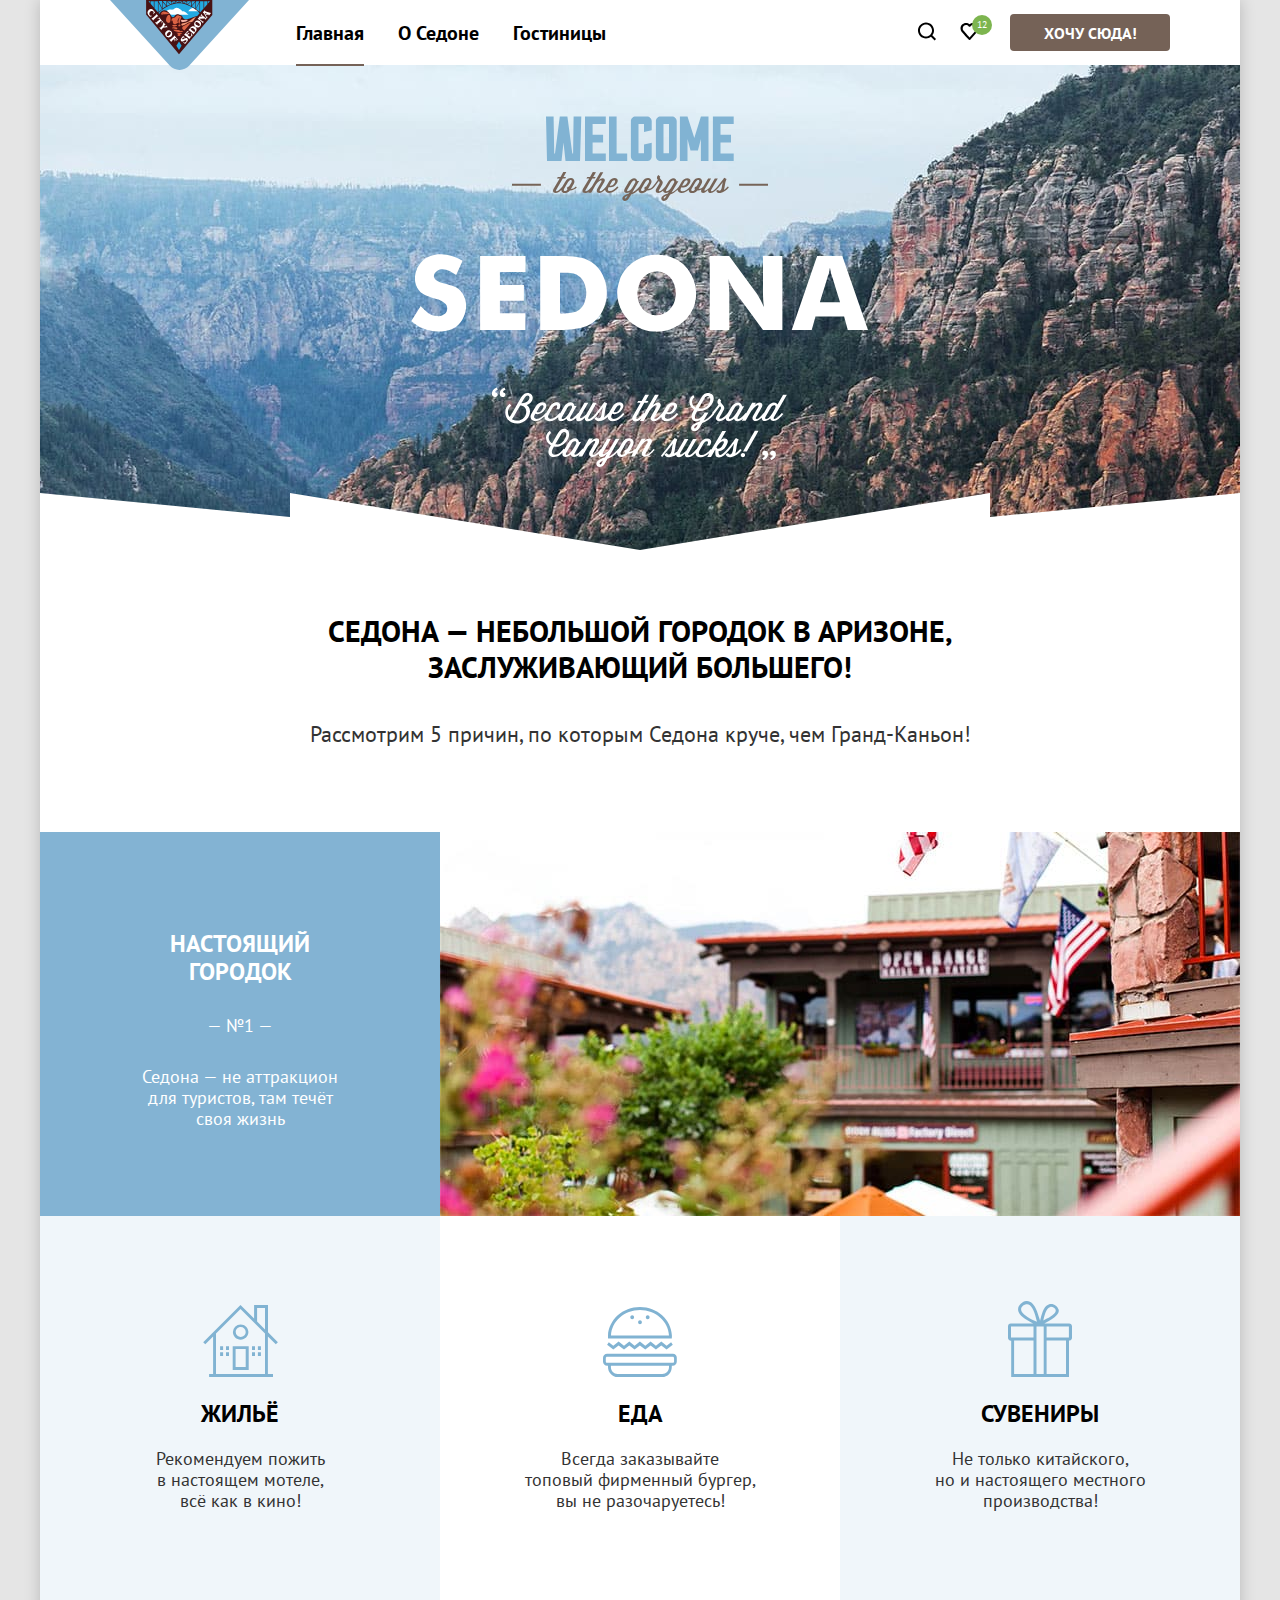
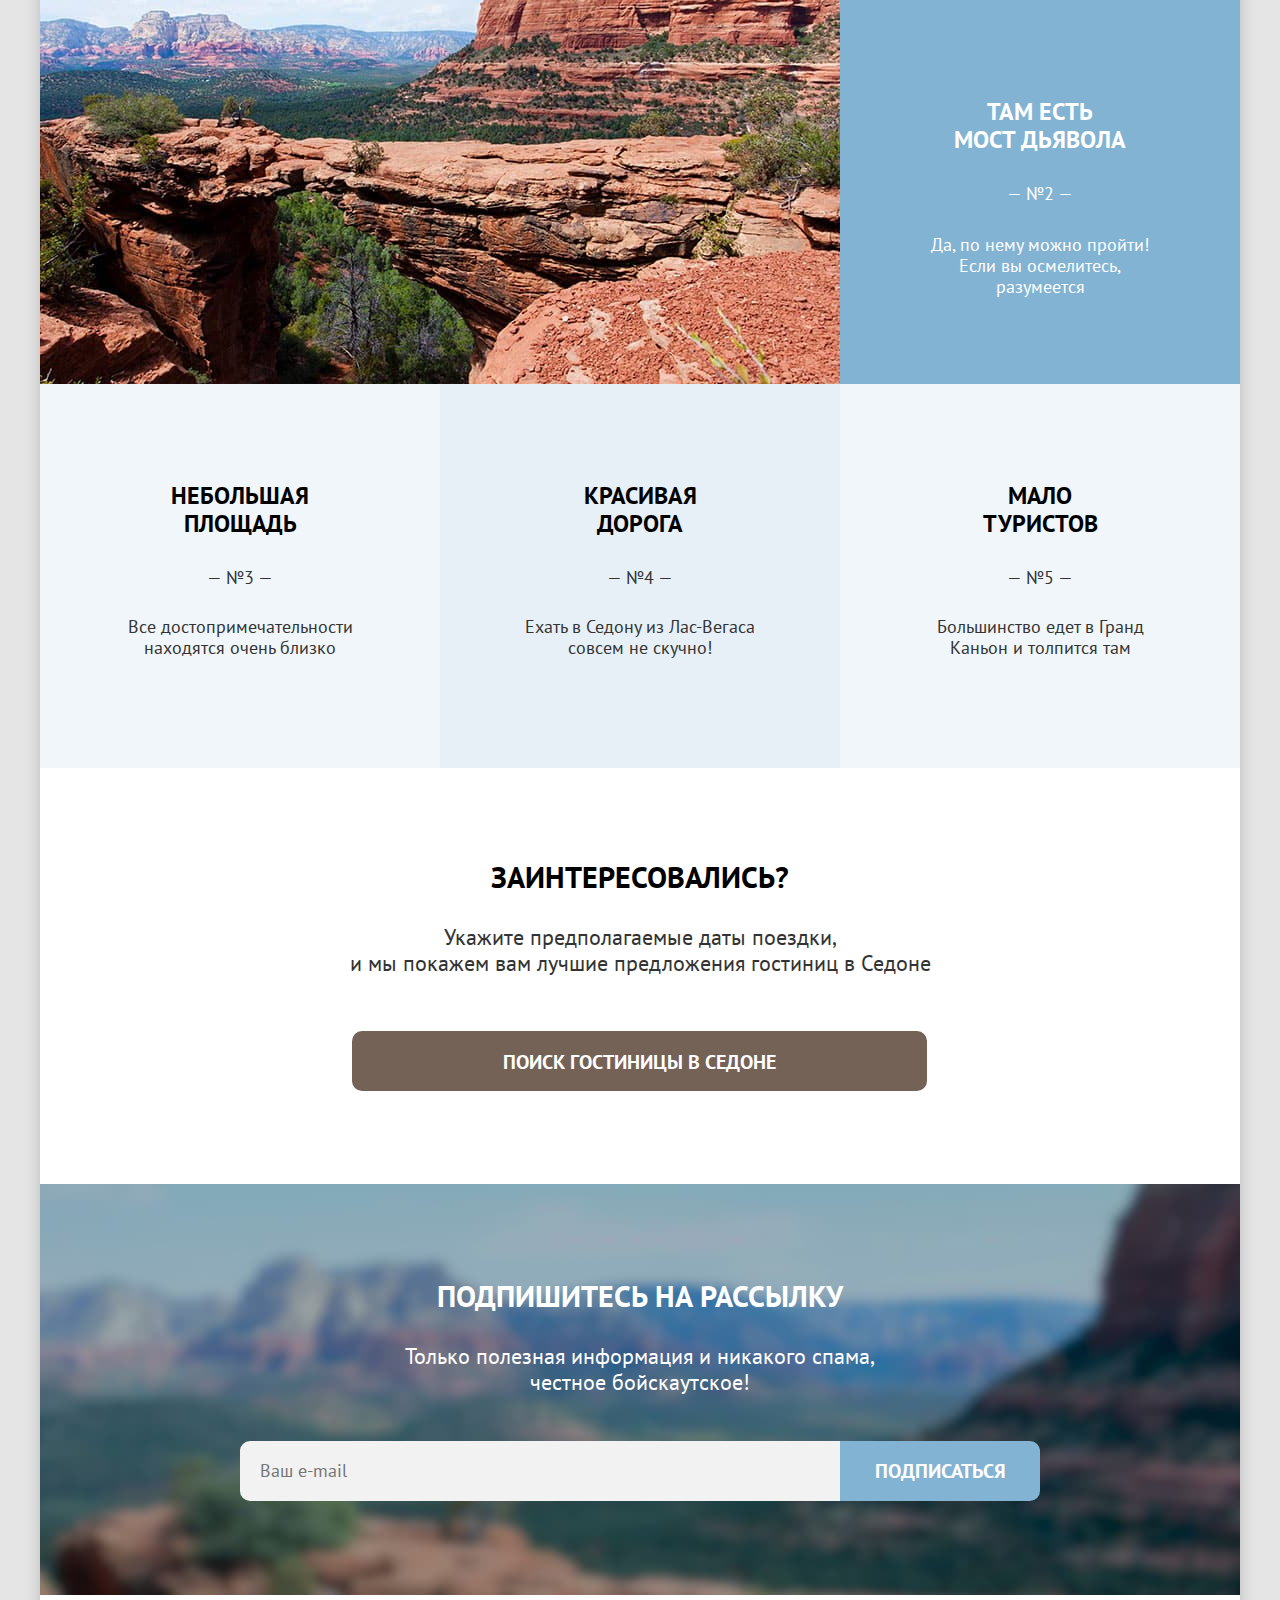
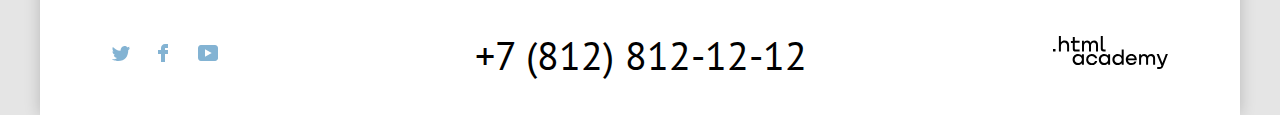
<file: index.html>
<!DOCTYPE html>
<html lang="ru">
  <head>
    <meta charset="utf-8">
    <link rel="icon" type="image/png" sizes="32x32" href="images/favicon-32x32.png">
    <link rel="stylesheet" href="styles/styles.css">
    <title>HTML Academy: Седона</title>
  </head>
  <body>
    <div class="page-container">
      <!--Шапка сайта-->
      <header class="header">
        <!--Навигация сайта-->
        <nav class="nav">
          <!--Логотип сайта-->
          <a class="navigation-logo" href="#">
            <img class="logo-image" src="images/logo-sedona.svg" width="139" height="70" alt="Логотип города «Седона»">
          </a>
          <!--Основная навигация-->
          <ul class="nav-list">
            <li class="nav-item">
              <a class="nav-link nav-link-current" href="#">Главная</a>
            </li>
            <li class="nav-item">
              <a class="nav-link" href="about.html">О Седоне</a>
            </li>
            <li class="nav-item">
              <a class="nav-link" href="catalog.html">Гостиницы</a>
            </li>
          </ul>
          <!--Навигация пользователя-->
          <ul class="nav-list nav-user">
            <li class="nav-item-user">
              <a class="nav-link nav-user-link" href="#" aria-label="Поиск">
                <svg class="nav-icon" width="20" height="19" fill="#000" xmlns="http://www.w3.org/2000/svg">
                  <path d="m19.026 17.05-3.71-3.7c1.002-1.3 1.704-3 1.704-4.9 0-4.4-3.61-8-8.023-8C4.585.45.975 4.15.975 8.55c0 4.4 3.61 8 8.022 8 1.805 0 3.51-.6 4.914-1.7l3.71 3.7 1.405-1.5Zm-10.029-2.5c-3.309 0-6.017-2.7-6.017-6s2.708-6 6.017-6c3.31 0 6.017 2.7 6.017 6s-2.707 6-6.017 6Z"/>
                </svg>
              </a>
            </li>
            <li class="nav-item-user">
              <a class="nav-link nav-user-link" href="#" aria-label="Избранное">
                <svg class="nav-icon" width="19" height="17" fill="#000" xmlns="http://www.w3.org/2000/svg">
                  <path d="M9.444 17c-.301 0-.602-.1-.802-.4-5.416-6.1-6.72-7.5-7.02-7.9C.92 7.8.519 6.6.519 5.4c0-3 2.406-5.4 5.515-5.4 1.304 0 2.507.5 3.51 1.3C10.547.5 11.851 0 13.054 0c3.008 0 5.516 2.4 5.516 5.4 0 1.3-.502 2.5-1.304 3.4l-7.02 7.9c-.2.2-.401.3-.802.3ZM3.427 7.5c.3.4 3.51 4 6.117 6.9l6.218-7c.501-.5.702-1.2.702-2 0-1.8-1.505-3.3-3.31-3.3-1.002 0-2.005.5-2.707 1.3-.301.3-.602.4-.903.4-.3 0-.602-.2-.802-.4-.702-.8-1.705-1.3-2.708-1.3-1.805 0-3.31 1.5-3.31 3.3-.1.9.302 1.6.703 2.1-.1 0-.1 0 0 0Z"/>
                </svg>
                <span class="favorite-counter">12</span>
              </a>
            </li>
            <li class="nav-item-user">
              <a class="button header-button" href="#">Хочу сюда!</a>
            </li>
          </ul>
        </nav>
      </header>
      <!-- Основное содержимое страницы -->
      <main class="main-container main">
        <section class="intro">
          <h1 class="visually-hidden">Городок «Седона»</h1>
          <div class="welcome-container">
          <img class="welcome-image" src="images/welcome-sedona.svg" width="458" height="352" alt="Приветствие города Седона">
          </div>
          <div class="welcome-text">
            <b class="welcome-title">Седона&nbsp;&mdash; небольшой городок в&nbsp;Аризоне,<br>заслуживающий большего!</b>
            <p class="sedona-text">Рассмотрим 5 причин, по которым Седона круче, чем Гранд-Каньон!</p>
          </div>
        </section>
        <!--Секция преимущества-->
        <section class="advantages">
          <h2 class="visually-hidden">Преимущества</h2>
          <ul class="advantages-list">
            <li class="advantages-item advantages-item-white">
              <h3 class="advantages-title text-white">Настоящий<br> городок</h3>
              <span class="advantages-number">— №1 —</span>
              <p class="advantages-description">Седона — не аттракцион для туристов, там течёт своя жизнь</p>
            </li>
            <li class="advantages-item photo-container">
              <img class="advantages-image" src="images/photo-1.jpg" width="800" height="384" alt="Одна из гостиниц Седоны с видом на горы">
            </li>
            <li class="advantages-item advantages-item-light">
              <h3 class="advantages-title advantages-title-icon">Жильё</h3>
              <p class="advantages-description">Рекомендуем пожить<br> в настоящем мотеле,<br> всё как в кино!</p>
            </li>
            <li class="advantages-item">
              <h3 class="advantages-title  advantages-title-icon">Еда</h3>
              <p class="advantages-description">Всегда заказывайте<br> топовый фирменный бургер,<br> вы не разочаруетесь!</p>
            </li>
            <li class="advantages-item advantages-item-light">
              <h3 class="advantages-title  advantages-title-icon">Сувениры</h3>
              <p class="advantages-description">Не только китайского,<br> но и настоящего местного<br> производства!</p>
            </li>
            <li class="advantages-item  photo-container">
              <img class="advantages-image" src="images/photo-2.jpg" width="800" height="384" alt="Впечатляющий вид на Гранд-Каньон">
            </li>
            <li class="advantages-item advantages-item-white">
              <h3 class="advantages-title text-white">Там есть<br> мост дьявола</h3>
              <span class="advantages-number">— №2 —</span>
              <p class="advantages-description">Да, по нему можно пройти! Если вы осмелитесь, разумеется</p>
            </li>
            <li class="advantages-item advantages-item-light">
              <h3 class="advantages-title">Небольшая<br> площадь</h3>
              <span class="advantages-number">— №3 —</span>
              <p class="advantages-description-number">Все достопримечательности<br> находятся очень близко</p>
            </li>
            <li class="advantages-item advantages-item-dark">
              <h3 class="advantages-title">Красивая<br> дорога</h3>
              <span class="advantages-number">— №4 —</span>
              <p class="advantages-description-number">Ехать в Седону из Лас-Вегаса<br> совсем не скучно!</p>
            </li>
            <li class="advantages-item advantages-item-light">
              <h3 class="advantages-title">Мало<br> туристов</h3>
              <span class="advantages-number">— №5 —</span>
              <p class="advantages-description-number">Большинство едет в Гранд<br> Каньон и толпится там</p>
            </li>
          </ul>
        </section>
        <!--Поиск гостиницы-->
        <section class="hotels-search">
          <div class="hotels-search-container">
            <h2 class="visually-hidden">Поиск гостиницы</h2>
            <b class="hotels-search-title">Заинтересовались?</b>
            <p class="hotels-description">Укажите предполагаемые даты поездки, <br>и мы покажем вам лучшие предложения гостиниц в Седоне</p>
            <a class="button-search button-brown" href="catalog.html">Поиск гостиницы в Седоне</a>
          </div>
        </section>
        <!--Подписка на рассылку-->
        <section class="subscription">
          <h2 class="visually-hidden">Подписка на рассылку</h2>
          <b class="subscription-title">Подпишитесь на рассылку</b>
          <p class="subscription-description">Только полезная информация и никакого спама,<br> честное бойскаутское!</p>
          <form class="subscription-form" action="https://echo.htmlacademy.ru" method="POST">
            <label class="visually-hidden" for="subscription-email">E-mail</label>
            <!-- Для состояния невалидности добавить класс input-invalid -->
            <input class="form-input" placeholder="Ваш e-mail" type="email" id="subscription-email" name="subscription-email" required>
            <button class="button subscription-button" type="submit">Подписаться</button>
          </form>
        </section>
      </main>
      <!--Футер-->
      <footer class="footer">
        <ul class="footer-social-list">
          <li class="footer-social-item">
            <a class="footer-social-link" href="">
              <svg class="footer-social-icon" width="18" height="15" fill="none" xmlns="http://www.w3.org/2000/svg">
                <path d="M11.6.2c1.8-.5 3.2.3 3.8 1.2.7-.2 1.4-.5 2.1-.7 0 .9-.6 1.5-.9 1.8.7.1 1.4-.6 1.4-.6-.2 1-1.1 1.8-1.7 2C16.1 10.7 13 15.1 5.7 15h-.5c-.4 0-4.4-.5-5.2-1.9 2.4.2 4.1-.4 5-1.2-1-.3-2.9-.4-3.2-2.9.4.1.6.2 1.3.1C1.8 8.3.4 7.5.5 5.3c.3.3 1.1.5 1.4.5C1.1 5.6-.2 2.5.9.9c1.9 1.9 4 3.6 7.6 3.8C8.7 2.3 9.7.8 11.6.2Z"/>
              </svg>
              <span class="visually-hidden">Twitter</span>
            </a>
          </li>
          <li class="footer-social-item">
            <a class="footer-social-link" href="https://twitter.com/htmlacademy_ru">
              <svg class="footer-social-icon" width="10" height="18" fill="none" xmlns="http://www.w3.org/2000/svg">
                <path d="M7 0C4.8 0 3 1.8 3 4v2H0v4h3v8h4v-8h3V6H7V4h3V0H7Z"/>
              </svg>
              <span class="visually-hidden">Facebook</span>
            </a>
          </li>
          <li class="footer-social-item">
            <a class="footer-social-link" href="https://www.youtube.com/c/HTMLAcademyRUS">
              <svg class="footer-social-icon" width="20" height="16" fill="none" xmlns="http://www.w3.org/2000/svg">
                <path d="M17 0H2.9C1.2 0 0 1.5 0 3.2v9.5C0 14.5 1.2 16 2.9 16h14.3c1.5 0 2.9-1.5 2.9-3.2V3.2C19.9 1.5 18.7 0 17 0ZM7 11.8V4.2L13.7 8 7 11.8Z"/>
              </svg>
              <span class="visually-hidden">Youtube</span>
            </a>
          </li>
        </ul>
        <div class="footer-phone">
          <a class="footer-contact-phone" href="tel:88128121212">+7 (812) 812-12-12</a>
        </div>
        <a class="footer-copyright" href="https://htmlacademy.ru/">
          <svg class="footer-copyright-image" width="115" height="34" fill="#000" xmlns="http://www.w3.org/2000/svg">
            <path d="M0 12.9v2.6h2.5v-2.6H0ZM11.6 4.5c-1.6 0-2.8.7-3.6 1.7h-.1V0h-2v15.5h2v-5.3c0-2.1 1.3-3.6 3.3-3.6 1.8 0 2.9 1.4 2.9 3.2v5.7h2V9.4c.1-3-1.8-4.9-4.5-4.9ZM26.6 4.8h-4.8V1.1h-2v3.8h-1.9v2h1.9v6c0 1.7 1 2.7 2.7 2.7h4.1v-2h-3.7c-.7 0-1.1-.4-1.1-1.1V6.8h4.8v-2ZM41.1 4.6c-1.6 0-2.9.8-3.5 2.1h-.1c-.6-1.2-1.8-2.1-3.4-2.1-1.4 0-2.5.8-3.1 1.8h-.1V4.8H29v10.6h2V10c0-2 1-3.5 2.6-3.5 1.5 0 2.4 1 2.4 2.6v6.3h2V9.8c0-2.4 1.4-3.3 2.6-3.3 1.5 0 2.4 1 2.4 2.6v6.3h2V8.9c.1-2.5-1.4-4.3-3.9-4.3ZM47.8 12.7c0 1.7 1 2.7 2.8 2.7h2v-2h-1.7c-.7 0-1.1-.4-1.1-1.1V0h-2v12.7ZM28.9 19.7c-.9-1.1-2.2-1.8-3.9-1.8-3.1 0-5.4 2.3-5.4 5.6s2.3 5.6 5.4 5.6c1.8 0 3-.8 3.8-1.9h.1v1.6h2V18.2h-2v1.5Zm-3.6 7.4c-2.2 0-3.6-1.6-3.6-3.6s1.4-3.6 3.6-3.6 3.6 1.6 3.6 3.6c0 1.9-1.4 3.6-3.6 3.6ZM44.2 22c-.5-2.4-2.6-4.1-5.4-4.1a5.4 5.4 0 0 0-5.6 5.6c0 3.1 2.2 5.6 5.6 5.6 2.8 0 4.9-1.8 5.4-4.2h-2.1a3.4 3.4 0 0 1-3.3 2.3c-2.2 0-3.6-1.6-3.6-3.6s1.4-3.6 3.6-3.6c1.6 0 2.8 1 3.3 2.2h2.1V22ZM55.1 19.7c-.9-1.1-2.2-1.8-3.9-1.8-3.1 0-5.4 2.3-5.4 5.6s2.3 5.6 5.4 5.6c1.8 0 3-.8 3.8-1.9h.1v1.6h2V18.2h-2v1.5Zm-3.6 7.4c-2.2 0-3.6-1.6-3.6-3.6s1.4-3.6 3.6-3.6 3.6 1.6 3.6 3.6c0 1.9-1.5 3.6-3.6 3.6ZM68.7 19.8c-.9-1.1-2.2-1.9-3.9-1.9-3.1 0-5.4 2.3-5.4 5.6s2.2 5.6 5.4 5.6c1.7 0 3-.8 3.8-1.8h.1v1.5h2V13.4h-2v6.4Zm-3.6 7.3c-2.2 0-3.6-1.6-3.6-3.6s1.4-3.6 3.6-3.6 3.6 1.6 3.6 3.6c-.1 2-1.5 3.6-3.6 3.6ZM78.3 17.9c-3.3 0-5.5 2.5-5.5 5.6 0 3 2.1 5.6 5.5 5.6 2.5 0 4.5-1.3 5.2-3.6h-2.1c-.5 1-1.6 1.6-3 1.6-1.9 0-3.3-1.3-3.4-2.9h8.8c.2-3.6-2-6.3-5.5-6.3Zm0 1.9c1.7 0 3 1 3.3 2.6h-6.5c.3-1.5 1.5-2.6 3.2-2.6ZM98.2 17.9c-1.6 0-2.9.8-3.6 2h-.1c-.6-1.2-1.8-2-3.4-2-1.4 0-2.5.7-3.1 1.8v-1.5h-1.9v10.6h2v-5.4c0-2 1-3.4 2.6-3.5 1.5 0 2.4 1 2.4 2.6v6.3h2v-5.6c0-2.4 1.4-3.3 2.6-3.3 1.5 0 2.4 1 2.4 2.6v6.3h2v-6.5c.1-2.6-1.4-4.4-3.9-4.4ZM109.4 27l-3.6-8.9h-2.2l4.8 11.6c-.3.9-.7 1.2-1.7 1.2h-2.5v2h2.5c1.8 0 2.8-.8 3.5-2.6l4.7-12.2h-2.1l-3.4 8.9Z"/>
          </svg>
          <span class="visually-hidden">Логотип HTMLAcademy</span>
        </a>
      </footer>
    </div>
    <!-- Модальное окно -->
    <section class="modal-container modal-container-close">
      <div class="modal modal-search-hotels">
        <h2 class="modal-title">Поиск гостиницы в Седоне</h2>
        <button class="modal-close-button" type="button">
          <span class="visually-hidden">Закрыть</span>
        </button>
        <form class="date-form" action="https://echo.htmlacademy.ru/" method="post">
          <p class="field-group date-form-check">
            <label class="form-label" for="check-in-date">Дата заезда:</label>
            <!-- Для состояния невалидности добавить класс field-date-invalid -->
            <input class="field-date" type="text" id="check-in-date" name="check-in-date" placeholder="27 апреля 2020" required>
            <button class="button-date" type="button">
              <span class="visually-hidden">Выбор даты</span>
            </button>
            <span class="message message-error">Мы не можем отправить вас в прошлое.</span>
          </p>
          <p class="field-group date-form-check">
            <label class="form-label" for="check-out-date">Дата выезда:</label>
            <!-- Для состояния невалидности добваить класс field-date-invalid -->
            <input class="field-date" type="text" id="check-out-date" name="check-out-date" placeholder="1 сентября 2021" required>
            <button class="button-date" type="button">
              <span class="visually-hidden">Выбор даты</span>
            </button>
            <span class="message">На эти даты есть свободные номера. Пока есть.</span>
          </p>
          <div class="wrapper-field-group">
            <div class="field-group date-form-check">
              <label class="form-label" for="number-of-adults">Взрослые:</label>
              <div class="form-counter-wrapper">
                <button class="button-counter button-minus" type="button">
                  <span class="visually-hidden">Минус</span>
                </button>
                <input class="field-guests" type="text" id="number-of-adults" name="number-of-adults" placeholder="2" required>
                <button class="button-counter button-plus" type="button">
                  <span class="visually-hidden">Плюс</span>
                </button>
              </div>
            </div>
            <div class="field-group date-form-check">
              <label class="form-label label-children" for="number-of-children">Дети:</label>
              <div class="tooltip">
                <button class="tooltip-toggle" type="button">
                  <span class="visually-hidden">Информация</span>
                </button>
                <p class="tooltip-text">Укажите количество детей, которые будут с вами, возраст которых от 6 до 18 лет. Дети до 6 лет размещаются бесплатно.</p>
              </div>
              <div class="form-counter-wrapper">
                <button class="button-counter button-minus" type="button">
                  <span class="visually-hidden">Минус</span>
                </button>
                <input class="field-guests" type="text" id="number-of-children" name="number-of-children" placeholder="1" required>
                <button class="button-counter button-plus" type="button">
                  <span class="visually-hidden">Плюс</span>
                </button>
              </div>
            </div>
          </div>
          <button class="button-modal" type="submit">Найти</button>
        </form>
      </div>
    </section>
  </body>
</html>
</file>
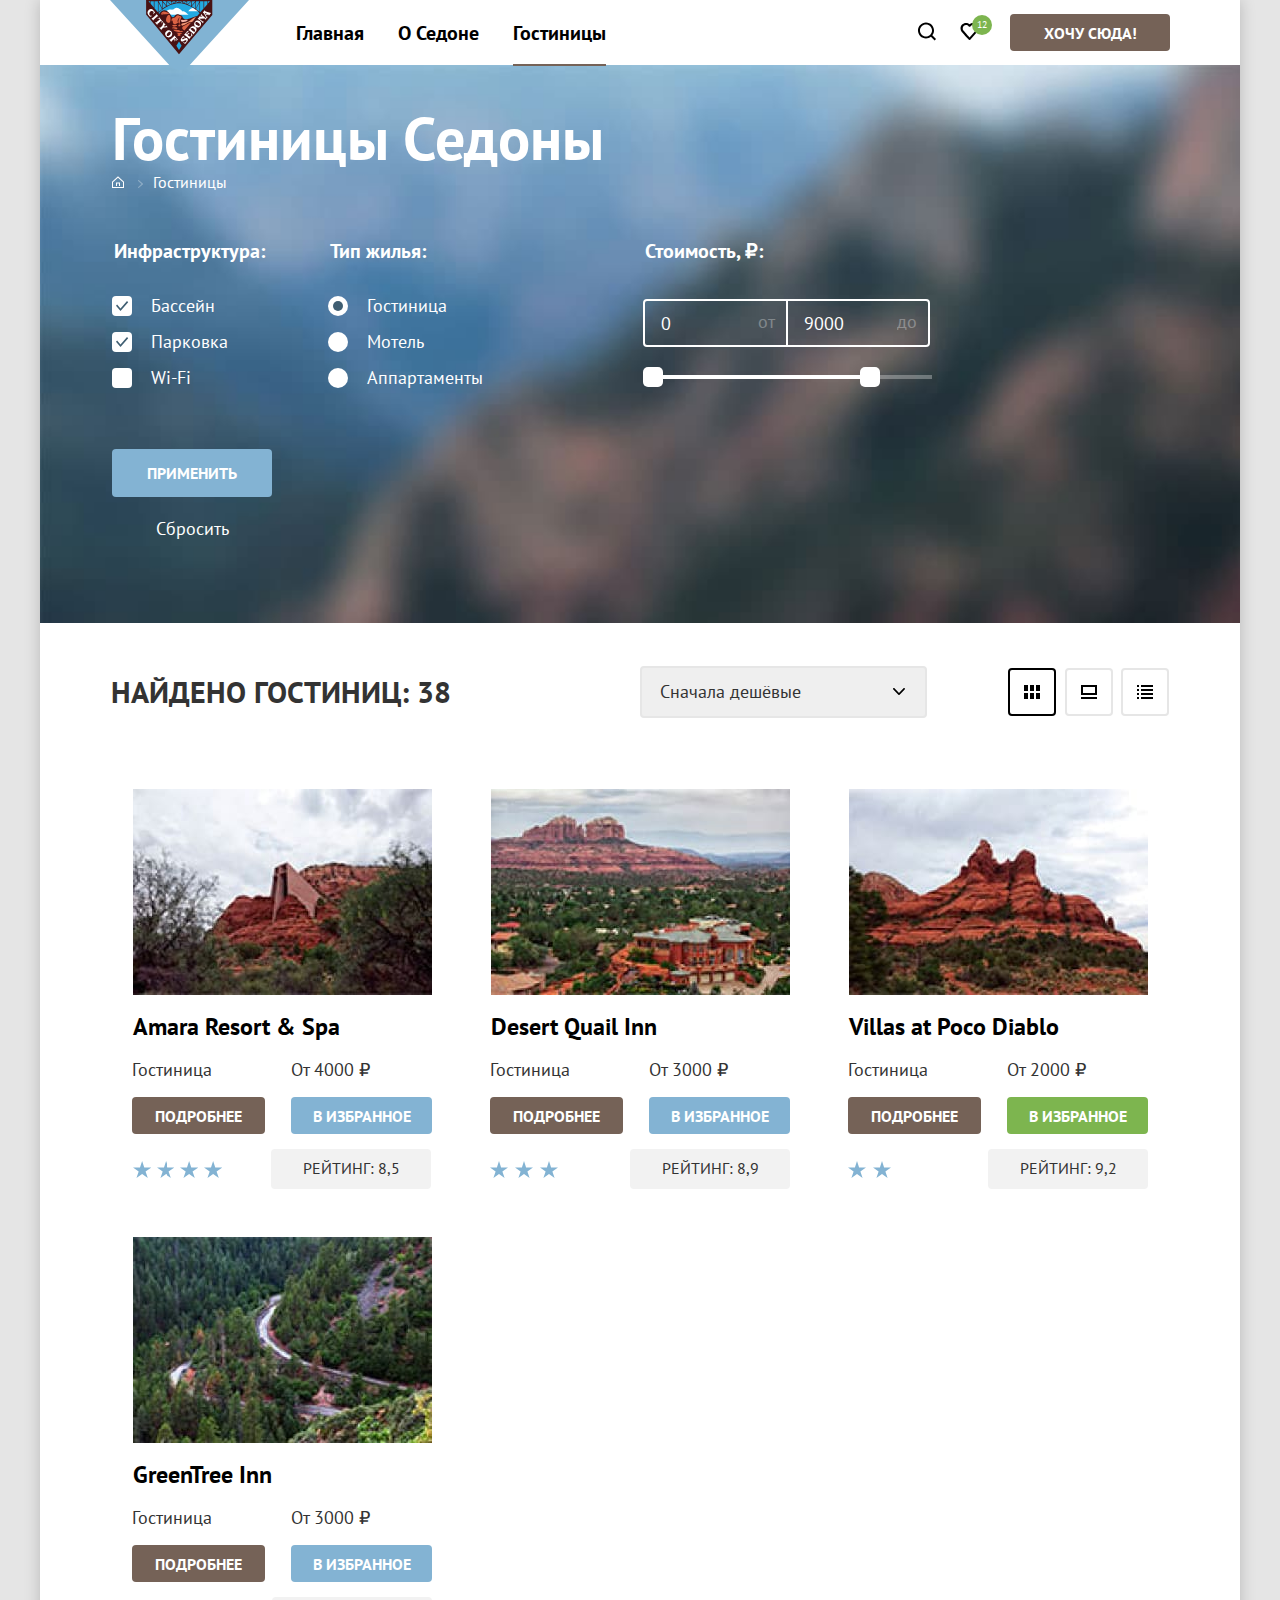
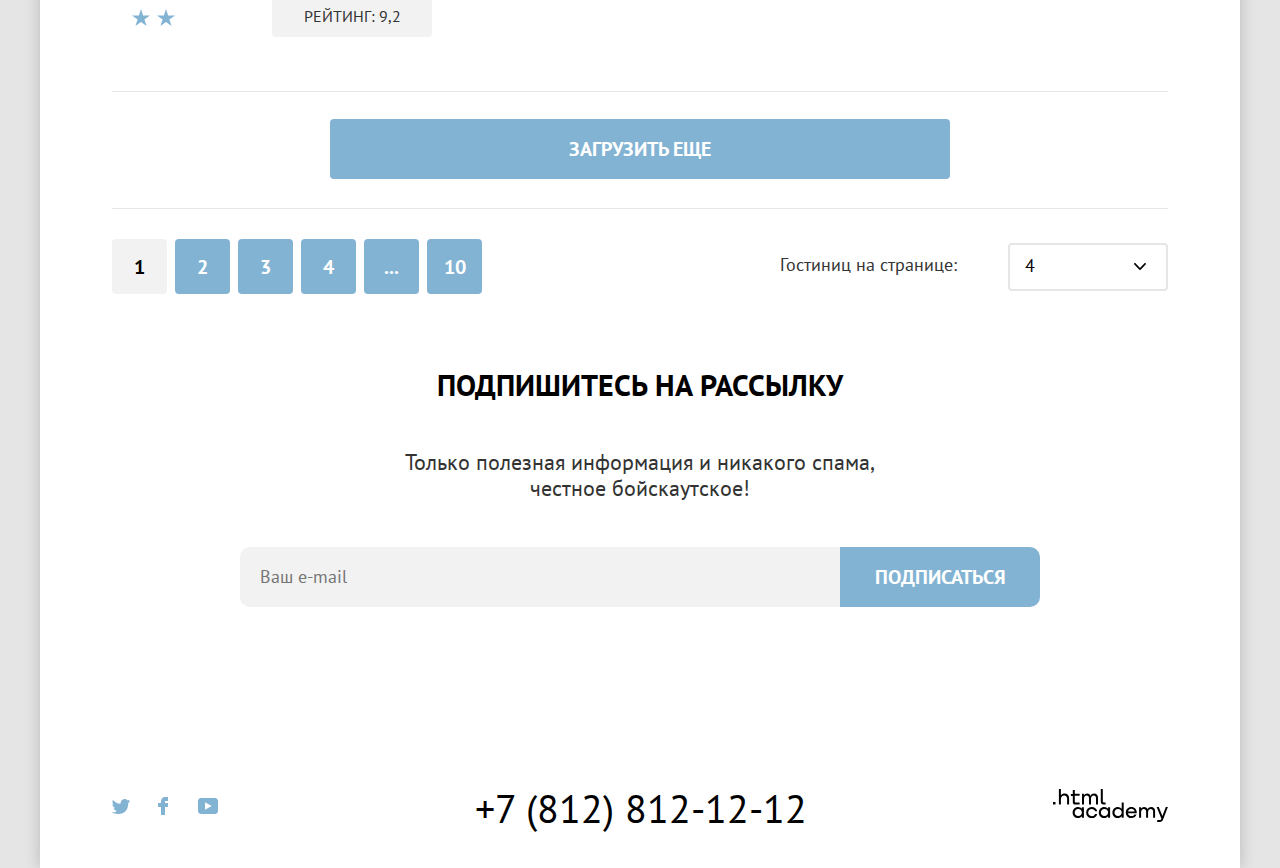
<file: catalog.html>
<!DOCTYPE html>
<html lang="ru">
  <head>
    <meta charset="utf-8">
    <link rel="icon" type="image/png" sizes="32x32" href="images/favicon-32x32.png">
    <link rel="stylesheet" href="styles/styles.css">
    <title>HTML Academy: Седона</title>
  </head>
  <body>
    <div class="page-container">
      <!--Шапка сайта-->
      <header class="header">
        <!--Навигация сайта-->
        <nav class="nav">
          <!--Логотип сайта-->
          <a class="navigation-logo" href="index.html">
            <img class="logo-image" src="images/logo-sedona.svg" width="139" height="70" alt="Логотип города «Седона»">
          </a>
          <!--Основная навигация-->
          <ul class="nav-list">
            <li class="nav-item">
              <a class="nav-link" href="index.html">Главная</a>
            </li>
            <li class="nav-item">
              <a class="nav-link" href="about.html">О Седоне</a>
            </li>
            <li class="nav-item">
              <a class="nav-link  nav-link-current" href="catalog.html">Гостиницы</a>
            </li>
          </ul>
          <!--Навигация пользователя-->
          <ul class="nav-list nav-user">
            <li class="nav-item-user">
              <a class="nav-link nav-user-link" href="#">
                <svg class="nav-icon" width="20" height="19" fill="#000" xmlns="http://www.w3.org/2000/svg">
                  <path d="m19.026 17.05-3.71-3.7c1.002-1.3 1.704-3 1.704-4.9 0-4.4-3.61-8-8.023-8C4.585.45.975 4.15.975 8.55c0 4.4 3.61 8 8.022 8 1.805 0 3.51-.6 4.914-1.7l3.71 3.7 1.405-1.5Zm-10.029-2.5c-3.309 0-6.017-2.7-6.017-6s2.708-6 6.017-6c3.31 0 6.017 2.7 6.017 6s-2.707 6-6.017 6Z"/>
                </svg>
                <span class="visually-hidden">Поиск</span>
              </a>
            </li>
            <li class="nav-item-user">
              <a class="nav-link nav-user-link" href="#"  aria-label="Избранное">
                <svg class="nav-icon" width="19" height="17" fill="#000" xmlns="http://www.w3.org/2000/svg">
                  <path d="M9.444 17c-.301 0-.602-.1-.802-.4-5.416-6.1-6.72-7.5-7.02-7.9C.92 7.8.519 6.6.519 5.4c0-3 2.406-5.4 5.515-5.4 1.304 0 2.507.5 3.51 1.3C10.547.5 11.851 0 13.054 0c3.008 0 5.516 2.4 5.516 5.4 0 1.3-.502 2.5-1.304 3.4l-7.02 7.9c-.2.2-.401.3-.802.3ZM3.427 7.5c.3.4 3.51 4 6.117 6.9l6.218-7c.501-.5.702-1.2.702-2 0-1.8-1.505-3.3-3.31-3.3-1.002 0-2.005.5-2.707 1.3-.301.3-.602.4-.903.4-.3 0-.602-.2-.802-.4-.702-.8-1.705-1.3-2.708-1.3-1.805 0-3.31 1.5-3.31 3.3-.1.9.302 1.6.703 2.1-.1 0-.1 0 0 0Z"/>
                </svg>
                <span class="favorite-counter">12</span>
              </a>
            </li>
            <li class="nav-item-user">
              <a class="button header-button" href="#">Хочу сюда!</a>
            </li>
          </ul>
        </nav>
      </header>
      <!-- Основное содержимое страницы -->
      <main class="main-inner">
        <section class="filters">
          <header class="inner-header">
            <h1 class="inner-header-title">Гостиницы Седоны</h1>
            <!--Навигация хлебные крошки-->
            <ul class="breadcrumbs">
              <li class="breadcrumbs-item">
                <a class="breadcrumbs-link" href="index.html">
                  <svg width="12" height="12" fill="none" xmlns="http://www.w3.org/2000/svg"><path d="M6 .3 0 5.8V12h12V5.8L6 .3ZM11 11H1V6.2l5-4.5 5 4.5V11Z" fill="#fff"/><path d="M4 10h1V7.5h2V10h1V6.5H4V10Z" fill="#fff"/></svg>
                  <span class="visually-hidden">Главная</span>
                </a>
              </li>
              <li class="breadcrumbs-item">
                <a class="breadcrumbs-link">Гостиницы</a>
              </li>
            </ul>
          </header>
          <h2 class="visually-hidden">Поиск гостиницы по фильтрам</h2>
          <div class="catalog-filter-container">
            <form class="catalog-filter" action="https://echo.htmlacademy.ru/" method="get">
              <!--Фильтр по инфраструктуре-->
              <fieldset class="catalog-filter-group filter-infrastructure">
                <legend class="catalog-filter-title">Инфраструктура:</legend>
                <ul class="catalog-filter-list">
                  <li class="catalog-filter-item">
                    <label class="control">
                      <input class="visually-hidden control-input" type="checkbox" name="pool" checked>
                      <span class="filter-control-mark checkbox-mark"></span>
                        Бассейн
                    </label>
                  </li>
                  <li class="catalog-filter-item">
                    <label class="control">
                      <input class="visually-hidden control-input" type="checkbox" name="parking" checked>
                      <span class="filter-control-mark checkbox-mark"></span>
                        Парковка
                    </label>
                  </li>
                  <li class="catalog-filter-item">
                    <label class="control">
                      <input class="visually-hidden control-input" type="checkbox" name="wi-fi">
                      <span class="filter-control-mark checkbox-mark"></span>
                        Wi-Fi
                    </label>
                  </li>
                </ul>
              </fieldset>
              <!--Фильтр по типу жилья-->
              <fieldset class="catalog-filter-group filter-type">
                <legend class="catalog-filter-title">Тип жилья:</legend>
                <ul class="catalog-filter-list">
                  <li class="catalog-filter-item">
                    <label class="control">
                      <input class="visually-hidden radio-button-input" type="radio" name="type-housing" value="hotel" checked>
                      <span class="filter-control-mark radio-mark"></span>
                      <span class="type-of-housing">Гостиница</span>
                    </label>
                  </li>
                  <li class="catalog-filter-item">
                    <label class="control">
                      <input class="visually-hidden radio-button-input" type="radio" name="type-housing" value="motel">
                      <span class="filter-control-mark radio-mark"></span>
                      <span class="type-of-housing">Мотель</span>
                    </label>
                  </li>
                  <li class="catalog-filter-item">
                    <label class="control">
                      <input class="visually-hidden radio-button-input" type="radio" name="type-housing" value="apartments">
                      <span class="filter-control-mark radio-mark"></span>
                      <span class="type-of-housing">Аппартаменты</span>
                    </label>
                  </li>
                </ul>
              </fieldset>
              <!--Фильтр по стоимости-->
                <fieldset class="catalog-filter-group filter-price">
                  <legend class="catalog-filter-title">Стоимость, ₽:</legend>
                  <div class="price-container">
                    <div class="price-input-container">
                      <input class="field-input price-input price-input-min" type="number" id="price-min" name="price-min" value="0">
                      <label class="price-input-label" for="price-min">от</label>
                    </div>
                    <div class="price-input-container">
                      <input class="field-input price-input price-input-max" type="number" id="price-max" name="price-max" value="9000">
                      <label class="price-input-label" for="price-max">до</label>
                    </div>
                  </div>
                  <div class="price-range-scale">
                    <div class="price-range-bar" style="width: 227px;">
                      <button class="price-range-toggle toggle-min" type="button">
                        <span class="visually-hidden">Изменить минимальную цену</span>
                      </button>
                      <button class="price-range-toggle toggle-max" type="button">
                        <span class="visually-hidden">Изменить максимальную цену</span>
                      </button>
                    </div>
                  </div>
                </fieldset>
              <div class="button-filter-container">
                <button class="button button-apply" type="submit">Применить</button>
                <button class="button button-reset" type="reset">Сбросить</button>
              </div>
            </form>
          </div>
        </section>
        <!--Сортировка гостиниц-->
        <section class="sorting">
          <div class="sorting-container">
            <h2 class="visually-hidden">Сортировка результатов</h2>
            <p class="sorting-title">Найдено гостиниц: <span class="sorting-result">38</span></p>
            <select class="select-control" aria-label="Сортировка">
              <option value="cheap">Сначала дешёвые</option>
              <option value="expensive">Сначала дорогие</option>
              <option value="popular">Сначала популярные</option>
            </select>
            <div class="sorting-view-type">
              <ul class="sorting-view-type-list">
                <li class="sorting-view-type-item">
                  <button class="button-view-type button-view-type-selected" type="button">
                    <svg width="16" height="14" fill="none" xmlns="http://www.w3.org/2000/svg"><path d="M4 0H0v6h4V0ZM16 0h-4v6h4V0ZM10 0H6v6h4V0ZM4 8H0v6h4V8ZM16 8h-4v6h4V8ZM10 8H6v6h4V8Z" fill="#000"/></svg>
                    <span class="visually-hidden">Показать список плиткой</span>
                  </button>
                </li>
                <li class="sorting-view-type-item">
                  <button class="button-view-type" type="button">
                    <svg width="16" height="14" fill="none" xmlns="http://www.w3.org/2000/svg"><path d="M16 12H0v2h16v-2ZM14 2v6H2V2h12Zm2-2H0v10h16V0Z" fill="#000"/></svg>
                    <span class="visually-hidden">Показать слайдами</span>
                  </button>
                </li>
                <li class="sorting-view-type-item">
                  <button class="button-view-type" type="button">
                    <svg width="16" height="14" fill="none" xmlns="http://www.w3.org/2000/svg"><path d="M2 0H0v2h2V0ZM16 0H4v2h12V0ZM2 4H0v2h2V4ZM16 4H4v2h12V4ZM2 8H0v2h2V8ZM16 8H4v2h12V8ZM2 12H0v2h2v-2ZM16 12H4v2h12v-2Z" fill="#000"/></svg>
                    <span class="visually-hidden">Показать списоком</span>
                  </button>
                </li>
              </ul>
            </div>
          </div>
        </section>
        <!--Список гостиниц-->
        <section class="hotels-catalog">
          <h2 class="visually-hidden">Список предложений</h2>
          <div class="hotels-catalog-container">
            <ul class="hotels-list">
              <li class="hotels-card">
                <a class="hotels-card-link" href="#">
                  <img class="hotels-card-image" src="images/hotel-1.jpg" width="299" height="206" alt="Фото гостиницы">
                  <h3 class="hotels-card-title" >Amara Resort & Spa</h3>
                </a>
                <div class="hotels-card-container">
                  <span class="hotels-card-type">Гостиница</span>
                  <span class="hotels-card-price">От 4000 &#8381;</span>
                </div>
                <div class="card-button">
                  <a class="hotels-card-button" href="#">Подробнее</a>
                  <button class="button-favourites-hotels" type="button">В избранное</button>
                </div>
                <div class="rating">
                  <span class="four-stars"></span>
                  <p class="hotels-card-rating">Рейтинг: 8,5</p>
                </div>
              </li>
              <li class="hotels-card">
                <a class="hotels-card-link" href="#">
                  <img class="hotels-card-image" src="images/hotel-2.jpg" width="299" height="206" alt="Фото гостиницы">
                  <h3 class="hotels-card-title" >Desert Quail Inn</h3>
                </a>
                <div class="hotels-card-container">
                  <span class="hotels-card-type">Гостиница</span>
                  <span class="hotels-card-price">От 3000 &#8381;</span>
                </div>
                <div class="card-button">
                  <a class="hotels-card-button" href="#">Подробнее</a>
                  <button class="button-favourites-hotels" type="button">В избранное</button>
                </div>
                <div class="rating">
                  <span class="three-stars"></span>
                  <p class="hotels-card-rating">Рейтинг: 8,9</p>
                </div>
              </li>
              <li class="hotels-card">
                <a class="hotels-card-link" href="#">
                  <img class="hotels-card-image" src="images/hotel-3.jpg" width="299" height="206" alt="Фото гостиницы">
                  <h3 class="hotels-card-title" >Villas at Poco Diablo</h3>
                </a>
                <div class="hotels-card-container">
                  <span class="hotels-card-type">Гостиница</span>
                  <span class="hotels-card-price">От 2000 &#8381;</span>
                </div>
                <div class="card-button">
                  <a class="hotels-card-button" href="#">Подробнее</a>
                  <button class="button-favourites-hotels button-favourites-green" type="button">В избранное</button>
              </div>
              <div class="rating">
                <span class="two-stars"></span>
                <p class="hotels-card-rating">Рейтинг: 9,2</p>
              </div>
              </li>
              <li class="hotels-card">
                <a class="hotels-card-link" href="#">
                  <img class="hotels-card-image" src="images/hotel-4.jpg" width="299" height="206" alt="Фото гостиницы">
                  <h3 class="hotels-card-title" >GreenTree Inn</h3>
                </a>
                <div class="hotels-card-container">
                  <span class="hotels-card-type">Гостиница</span>
                  <span class="hotels-card-price">От 3000 &#8381;</span>
                </div>
                <div class="card-button">
                  <a class="hotels-card-button" href="#">Подробнее</a>
                  <button class="button-favourites-hotels" type="button">В избранное</button>
                </div>
                <div class="rating">
                  <span class="two-stars"></span>
                  <p class="hotels-card-rating">Рейтинг: 9,2</p>
                </div>
              </li>
            </ul>
            <div class="show-more-container">
              <button class="button button-show-more" type="button">Загрузить еще</button>
            </div>
          </div>
        </section>
        <!--Пагинатор-->
        <section class="pagination">
          <h2 class="visually-hidden">Пагинация</h2>
          <ul class="pagination-list">
            <li class="pagination-item">
              <a class="pagination-link pagination-current">1</a>
            </li>
            <li class="pagination-item">
              <a class="pagination-link" href="#">2</a>
            </li>
            <li class="pagination-item">
              <a class="pagination-link" href="#">3</a>
            </li>
            <li class="pagination-item">
              <a class="pagination-link" href="#">4</a>
            </li>
            <li class="pagination-item">
              <a class="pagination-link" href="#">...</a>
            </li>
            <li class="pagination-item">
              <a class="pagination-link" href="#">10</a>
            </li>
          </ul>
          <form class="input-number">
            <label class="input-number-title" for="amoumt">Гостиниц на странице:</label>
            <select class="sorting-select" id="amoumt" name="sorting">
              <option value="four">4</option>
              <option value="six">6</option>
              <option value="eight">8</option>
            </select>
          </form>
        </section>
        <!--Подписка на рассылку-->
        <section class="subscription-catalog">
          <h2 class="visually-hidden">Подписка на рассылку</h2>
          <b class="subscription-title-catalog">Подпишитесь на рассылку</b>
          <p class="subscription-description">Только полезная информация и никакого спама,<br> честное бойскаутское!</p>
          <form class="subscription-form-catalog" action="https://echo.htmlacademy.ru" method="POST">
            <label class="visually-hidden" for="subscription-email">E-mail</label>
            <!-- Для состояния невалидности добваить класс input-invalid -->
            <input class="form-input" placeholder="Ваш e-mail" type="email" id="subscription-email" name="subscription-email" required>
            <button class="button subscription-button" type="submit">Подписаться</button>
          </form>
        </section>
      </main>
      <!--Футер-->
      <footer class="footer">
        <ul class="footer-social-list">
          <li class="footer-social-item">
            <a class="footer-social-link" href="">
              <svg class="footer-social-icon" width="18" height="15" fill="none" xmlns="http://www.w3.org/2000/svg">
                <path d="M11.6.2c1.8-.5 3.2.3 3.8 1.2.7-.2 1.4-.5 2.1-.7 0 .9-.6 1.5-.9 1.8.7.1 1.4-.6 1.4-.6-.2 1-1.1 1.8-1.7 2C16.1 10.7 13 15.1 5.7 15h-.5c-.4 0-4.4-.5-5.2-1.9 2.4.2 4.1-.4 5-1.2-1-.3-2.9-.4-3.2-2.9.4.1.6.2 1.3.1C1.8 8.3.4 7.5.5 5.3c.3.3 1.1.5 1.4.5C1.1 5.6-.2 2.5.9.9c1.9 1.9 4 3.6 7.6 3.8C8.7 2.3 9.7.8 11.6.2Z" />
              </svg>
              <span class="visually-hidden">Twitter</span>
            </a>
          </li>
          <li class="footer-social-item">
            <a class="footer-social-link" href="https://twitter.com/htmlacademy_ru">
              <svg class="footer-social-icon" width="10" height="18" fill="none" xmlns="http://www.w3.org/2000/svg">
                <path d="M7 0C4.8 0 3 1.8 3 4v2H0v4h3v8h4v-8h3V6H7V4h3V0H7Z"/>
              </svg>
              <span class="visually-hidden">Facebook</span>
            </a>
          </li>
          <li class="footer-social-item">
            <a class="footer-social-link" href="https://www.youtube.com/c/HTMLAcademyRUS">
              <svg class="footer-social-icon" width="20" height="16" fill="none" xmlns="http://www.w3.org/2000/svg">
                <path d="M17 0H2.9C1.2 0 0 1.5 0 3.2v9.5C0 14.5 1.2 16 2.9 16h14.3c1.5 0 2.9-1.5 2.9-3.2V3.2C19.9 1.5 18.7 0 17 0ZM7 11.8V4.2L13.7 8 7 11.8Z"/>
              </svg>
              <span class="visually-hidden">Youtube</span>
            </a>
          </li>
        </ul>
        <div class="footer-phone">
          <a class="footer-contact-phone" href="tel:88128121212">+7 (812) 812-12-12</a>
        </div>
        <a class="footer-copyright" href="https://htmlacademy.ru/">
          <svg class="footer-copyright-image" width="115" height="34" fill="#000" xmlns="http://www.w3.org/2000/svg">
            <path d="M0 12.9v2.6h2.5v-2.6H0ZM11.6 4.5c-1.6 0-2.8.7-3.6 1.7h-.1V0h-2v15.5h2v-5.3c0-2.1 1.3-3.6 3.3-3.6 1.8 0 2.9 1.4 2.9 3.2v5.7h2V9.4c.1-3-1.8-4.9-4.5-4.9ZM26.6 4.8h-4.8V1.1h-2v3.8h-1.9v2h1.9v6c0 1.7 1 2.7 2.7 2.7h4.1v-2h-3.7c-.7 0-1.1-.4-1.1-1.1V6.8h4.8v-2ZM41.1 4.6c-1.6 0-2.9.8-3.5 2.1h-.1c-.6-1.2-1.8-2.1-3.4-2.1-1.4 0-2.5.8-3.1 1.8h-.1V4.8H29v10.6h2V10c0-2 1-3.5 2.6-3.5 1.5 0 2.4 1 2.4 2.6v6.3h2V9.8c0-2.4 1.4-3.3 2.6-3.3 1.5 0 2.4 1 2.4 2.6v6.3h2V8.9c.1-2.5-1.4-4.3-3.9-4.3ZM47.8 12.7c0 1.7 1 2.7 2.8 2.7h2v-2h-1.7c-.7 0-1.1-.4-1.1-1.1V0h-2v12.7ZM28.9 19.7c-.9-1.1-2.2-1.8-3.9-1.8-3.1 0-5.4 2.3-5.4 5.6s2.3 5.6 5.4 5.6c1.8 0 3-.8 3.8-1.9h.1v1.6h2V18.2h-2v1.5Zm-3.6 7.4c-2.2 0-3.6-1.6-3.6-3.6s1.4-3.6 3.6-3.6 3.6 1.6 3.6 3.6c0 1.9-1.4 3.6-3.6 3.6ZM44.2 22c-.5-2.4-2.6-4.1-5.4-4.1a5.4 5.4 0 0 0-5.6 5.6c0 3.1 2.2 5.6 5.6 5.6 2.8 0 4.9-1.8 5.4-4.2h-2.1a3.4 3.4 0 0 1-3.3 2.3c-2.2 0-3.6-1.6-3.6-3.6s1.4-3.6 3.6-3.6c1.6 0 2.8 1 3.3 2.2h2.1V22ZM55.1 19.7c-.9-1.1-2.2-1.8-3.9-1.8-3.1 0-5.4 2.3-5.4 5.6s2.3 5.6 5.4 5.6c1.8 0 3-.8 3.8-1.9h.1v1.6h2V18.2h-2v1.5Zm-3.6 7.4c-2.2 0-3.6-1.6-3.6-3.6s1.4-3.6 3.6-3.6 3.6 1.6 3.6 3.6c0 1.9-1.5 3.6-3.6 3.6ZM68.7 19.8c-.9-1.1-2.2-1.9-3.9-1.9-3.1 0-5.4 2.3-5.4 5.6s2.2 5.6 5.4 5.6c1.7 0 3-.8 3.8-1.8h.1v1.5h2V13.4h-2v6.4Zm-3.6 7.3c-2.2 0-3.6-1.6-3.6-3.6s1.4-3.6 3.6-3.6 3.6 1.6 3.6 3.6c-.1 2-1.5 3.6-3.6 3.6ZM78.3 17.9c-3.3 0-5.5 2.5-5.5 5.6 0 3 2.1 5.6 5.5 5.6 2.5 0 4.5-1.3 5.2-3.6h-2.1c-.5 1-1.6 1.6-3 1.6-1.9 0-3.3-1.3-3.4-2.9h8.8c.2-3.6-2-6.3-5.5-6.3Zm0 1.9c1.7 0 3 1 3.3 2.6h-6.5c.3-1.5 1.5-2.6 3.2-2.6ZM98.2 17.9c-1.6 0-2.9.8-3.6 2h-.1c-.6-1.2-1.8-2-3.4-2-1.4 0-2.5.7-3.1 1.8v-1.5h-1.9v10.6h2v-5.4c0-2 1-3.4 2.6-3.5 1.5 0 2.4 1 2.4 2.6v6.3h2v-5.6c0-2.4 1.4-3.3 2.6-3.3 1.5 0 2.4 1 2.4 2.6v6.3h2v-6.5c.1-2.6-1.4-4.4-3.9-4.4ZM109.4 27l-3.6-8.9h-2.2l4.8 11.6c-.3.9-.7 1.2-1.7 1.2h-2.5v2h2.5c1.8 0 2.8-.8 3.5-2.6l4.7-12.2h-2.1l-3.4 8.9Z"/>
          </svg>
          <span class="visually-hidden">Логотип HTMLAcademy</span>
        </a>
      </footer>
    </div>
    <!-- Модальное окно -->
    <section class="modal-container modal-container-close">
      <div class="modal modal-search-hotels">
        <h2 class="modal-title">Поиск гостиницы в Седоне</h2>
        <button class="modal-close-button" type="button">
          <span class="visually-hidden">Закрыть</span>
        </button>
        <form class="date-form" action="https://echo.htmlacademy.ru/" method="post">
          <p class="field-group date-form-check">
            <label class="form-label" for="check-in-date">Дата заезда:</label>
            <!-- Для состояния невалидности добавить класс field-date-invalid -->
            <input class="field-date" type="text" id="check-in-date" name="check-in-date" placeholder="27 апреля 2020" required>
            <button class="button-date" type="button">
              <span class="visually-hidden">Выбор даты</span>
            </button>
            <span class="message message-error">Мы не можем отправить вас в прошлое.</span>
          </p>
          <p class="field-group date-form-check">
            <label class="form-label" for="check-out-date">Дата выезда:</label>
            <!-- Для состояния невалидности добавить класс field-date-invalid -->
            <input class="field-date" type="text" id="check-out-date" name="check-out-date" placeholder="1 сентября 2021" required>
            <button class="button-date" type="button">
              <span class="visually-hidden">Выбор даты</span>
            </button>
            <span class="message">На эти даты есть свободные номера. Пока есть.</span>
          </p>
          <div class="wrapper-field-group">
            <div class="field-group date-form-check">
              <label class="form-label" for="number-of-adults">Взрослые:</label>
              <div class="form-counter-wrapper">
                <button class="button-counter button-minus" type="button">
                  <span class="visually-hidden">Минус</span>
                </button>
                <input class="field-guests" type="text" id="number-of-adults" name="number-of-adults" placeholder="2" required>
                <button class="button-counter button-plus" type="button">
                  <span class="visually-hidden">Плюс</span>
                </button>
              </div>
            </div>
            <div class="field-group date-form-check">
              <label class="form-label label-children" for="number-of-children">Дети:</label>
              <div class="tooltip">
                <button class="tooltip-toggle" type="button">
                  <span class="visually-hidden">Информация</span>
                </button>
                <p class="tooltip-text">Укажите количество детей, которые будут с вами, возраст которых от 6 до 18 лет. Дети до 6 лет размещаются бесплатно.</p>
              </div>
              <div class="form-counter-wrapper">
                <button class="button-counter button-minus" type="button">
                  <span class="visually-hidden">Минус</span>
                </button>
                <input class="field-guests" type="text" id="number-of-children" name="number-of-children" placeholder="1" required>
                <button class="button-counter button-plus" type="button">
                  <span class="visually-hidden">Плюс</span>
                </button>
              </div>
            </div>
          </div>
          <button class="button-modal" type="submit">Найти</button>
        </form>
      </div>
    </section>
  </body>
</html>
</file>
<file: styles/styles.css>
@font-face {
  font-family: "PT Sans";
  font-style: normal;
  font-weight: 400;
  src: url("../fonts/ptsans-400.woff2") format("woff2");
  font-display: swap;
}

@font-face {
  font-family: "PT Sans";
  font-style: normal;
  font-weight: 700;
  src: url("../fonts/ptsans-700.woff2") format("woff2");
  font-display: swap;
}

html {
  box-sizing: border-box;
  height: 100%;
}

*,
::before,
::after {
  box-sizing: inherit;
}

img {
  max-width: 100%;
  height: auto;
  overflow: hidden;
  display: block;
  user-select: none;
}

body {
  margin: 0 auto;
  display: flex;
  flex-direction: column;
  width: 1280px;
  min-height: 100%;
  font-family: "PT Sans", "Arial", sans-serif;
  font-size: 18px;
  line-height: 21px;
  color: #333333;
  background-color: #e5e5e5;
}

.visually-hidden {
  position: absolute;
  width: 0;
  height: 1px;
  margin: -1px;
  padding: 0;
  border: 0;
  clip: rect(0 0 0 0);
  overflow: hidden;
}

/* Шапка сайта */
.header {
  color: #000000;
  background-color: #ffffff;
  margin: 0;
  padding: 0 70px;
}

.nav {
  display: flex;
}

.navigation-logo {
  display: flex;
  width: 139px;
  height: 70px;
  margin-right: 47px;
  margin-bottom: -5px;
  z-index: 1;
}

.nav-list {
  display: flex;
  flex-wrap: wrap;
  margin: 0;
  padding: 0;
  list-style: none;
  align-items: center;
  max-width: 450px;
}

.nav-item {
  height: 65px;
  padding-top: 20px;
  margin-right: 34px;
}

.nav-link {
  width: 100%;
  height: 100%;
  padding: 20px 0;
  font-weight: 700;
  font-size: 20px;
  line-height: 26px;
  text-decoration: none;
  text-align: center;
  color: #000000;
  background-color: #ffffff;
}

.nav-link:hover {
  color: #756257;
}

.nav-link:active {
  color: rgba(117, 98, 87, 0.3);
}

.nav-link-current {
  position: relative;
}

.nav-link-current::after {
  content: "";
  width: 100%;
  height: 2px;
  position: absolute;
  top: 64px;
  right: 0;
  background-color: #756257;
  z-index: 3;
}

/*Навигация пользователя*/
.nav-user {
  margin-left: auto;
  display: flex;
  flex-wrap: wrap;
  max-width: 350px;
}

.nav-item-user {
  position: relative;
}

.nav-icon {
  /* Добавляем 3px для выравнивания иконок */
  margin-top: 3px;
  margin-right: 3px;
}

.favorite-counter {
  position: absolute;
  left: 22px;
  top: -5px;
  display: flex;
  justify-content: center;
  align-items: center;
  width: 20px;
  height: 20px;
  text-align: center;
  font-weight: 400;
  font-size: 10px;
  line-height: 13px;
  color: #ffffff;
  background-color: #7db54f;
  border-radius: 50%;
}

.nav-user-link {
  min-width: 18px;
  min-height: 18px;
  margin: 0;
  padding: 18px 10px;
}

.nav-user-link:hover svg {
  fill: #756257;
}

.nav-user-link:active {
  opacity: 0.3;
}

.button {
  font-family: inherit;
  font-style: normal;
  font-weight: 700;
  font-size: 16px;
  line-height: 20px;
  text-transform: uppercase;
  text-align: center;
  text-decoration: none;
  border-radius: 4px;
  background-color: #83b3d3;
  color: #ffffff;
  cursor: pointer;
}

.header-button {
  display: block;
  min-width: 160px;
  color: #ffffff;
  background-color: #756257;
  margin-left: 18px;
  padding: 9px 15px 8px 15px;
}

.header-button:hover {
  background-color: #615048;
}

.header-button:focus {
  border: 3px solid #83b3d3;
  outline: none;
}

.header-button:active {
  color: rgba(255, 255, 255, 0.3);
}

.button-brown {
  background-color: #756257;
  color: #ffffff;
}

.main-container {
  flex-grow: 1;
}

.page-container {
  display: flex;
  flex-direction: column;
  width: 1200px;
  margin: 0 auto;
  background-color: #ffffff;
  box-shadow: 0 0 15px 0 #00000033;
}

.welcome-container {
  background-image: url("../images/background-intro.jpg");
  background-repeat: no-repeat;
  background-color: #c9dae5;
}

.welcome-container::after {
  content: "";
  height: 57px;
  display: block;
  background-image: url("../images/divider.svg");
  background-repeat: no-repeat;
  margin-top: 25px;
}

.welcome-image {
  display: block;
  margin: 0 auto;
  padding-top: 51px;
}

.welcome-text {
  display: block;
  text-align: center;
  margin: 63px 240px 80px;
}

.welcome-title {
  display: block;
  text-align: center;
  font-weight: 700;
  font-size: 30px;
  line-height: 36px;
  color: #000000;
  text-transform: uppercase;
  margin-bottom: 31px;
}

.sedona-text {
  margin: 0;
  font-weight: 400;
  font-size: 22px;
  line-height: 36px;
  background-color: #ffffff;
  color: #333333;
}

/* Advantages */
.advantages {
  text-align: center;
}

.advantages-list {
  display: flex;
  flex-wrap: wrap;
  margin: 0;
  padding: 0;
  list-style: none;
}

.advantages-item {
  width: 400px;
  min-height: 384px;
  text-align: center;
}

.advantages-item-white {
  color: #ffffff;
  background-color: #83b3d3;
}

.advantages-item-light {
  background-color: rgba(131, 179, 211, 0.12);
}

.advantages-item-dark {
  background-color: rgba(131, 179, 211, 0.2);
}

.advantages-item:nth-child(3) {
  background-image: url("../images/housing.svg");
  background-repeat: no-repeat;
  background-position: center 89px;
}

.advantages-item:nth-child(4) {
  background-image: url("../images/food.svg");
  background-repeat: no-repeat;
  background-position: center 91px;
}

.advantages-item:nth-child(5) {
  background-image: url("../images/souvenirs.svg");
  background-repeat: no-repeat;
  background-position: center 85px;
}

.photo-container {
  width: 800px;
  padding: 0;
}

.advantages-title {
  margin: 0;
  width: 400px;
  padding: 98px 0 29px 0;
  font-weight: 700;
  font-size: 24px;
  line-height: 28px;
  color: #000000;
  text-transform: uppercase;
}

.advantages-title-icon {
  padding: 184px 75px 20px;
}

.advantages-number {
  margin: 0;
}

.advantages-description {
  margin: 0;
  padding-top: 0;
  padding-left: 75px;
  padding-right: 75px;
  width: 400px;
}

.advantages-description-number {
  padding-top: 10px;
}

.advantages-item-white .advantages-description {
  width: 400px;
  margin: 0;
  padding: 30px 90px 87px 90px;
}

.text-white {
  color: #ffffff;
}

.hotels-search {
  text-align: center;
}

.hotels-search-container {
  display: flex;
  flex-direction: column;
  justify-content: center;
}

.hotels-search-title {
  display: block;
  padding: 91px 240px 29px;
  font-weight: 700;
  font-size: 30px;
  line-height: 36px;
  color: #000000;
  background-color: #ffffff;
  text-transform: uppercase;
}

.hotels-description {
  margin: 0;
  font-weight: 400;
  font-size: 22px;
  line-height: 26px;
}

.button-search {
  font-weight: 700;
  font-size: 20px;
  line-height: 36px;
  margin: 55px 313px 93px 312px;
  padding-top: 13px;
  padding-bottom: 11px;
  border-radius: 10px;
  text-transform: uppercase;
  text-decoration: none;
}

.button-search:hover {
  background-color: #615048;
}

.button-search:focus {
  border: 3px solid #83b3d3;
  outline: none;
}

.button-search:active {
  color: rgba(255, 255, 255, 0.3);
}

.subscription {
  display: flex;
  flex-direction: column;
  justify-content: center;
  background-image: url("../images/background-subscription.jpg");
  background-size: cover;
  background-repeat: no-repeat;
  background-color: #93adba;
  color: #ffffff;
  text-align: center;
}

.subscription-title {
  padding: 94px 240px 29px;
  font-weight: 700;
  font-size: 30px;
  line-height: 36px;
  color: #ffffff;
  text-transform: uppercase;
}

.subscription-description {
  font-weight: 400;
  font-size: 22px;
  line-height: 26px;
  margin: 0;
  padding: 0 240px;
}

.subscription-form {
  display: flex;
  justify-content: center;
  margin: 46px 200px 94px;
}

.form-input {
  width: 600px;
  min-height: 60px;
  padding-left: 20px;
  border-radius: 10px 0  0 10px;
  border: none;
  background-color: #f2f2f2;
  font-family: "PT Sans", "Arial", sans-serif;
  font-size: 18px;
  line-height: 26px;
}

.form-input:hover {
  background-color: #e6e6e6;
}

.form-input:focus {
  border: 3px solid #83b3d3;
  outline:none;
}

.input-invalid {
  border: 3px solid #ff5757;
}

.input-invalid + span.input-invalid-message {
  display: block;
  border: 3px solid #ff5757;
}

.subscription-button {
  font-weight: 700;
  font-size: 20px;
  line-height: 26px;
  text-align: center;
  color: #ffffff;
  background-color: #83b3d3;
  width: 200px;
  border: none;
  border-radius: 0 10px 10px 0;
}

.subscription-button:hover {
  background-color: #68a2ca;
}

.subscription-button:focus {
  border: 3px solid #756257;
  outline: none;
}

.subscription-button:active {
  color: rgba(255, 255, 255, 0.3);
}

/* Подвал сайта */
.footer {
  display: flex;
  padding: 25px 62px 25px 72px;
  justify-content: space-between;
}

.footer-social-list {
  max-width: 190px;
  display: flex;
  flex-wrap: wrap;
  align-items: center;
  margin: 0;
  padding: 0;
  list-style: none;
}

.footer-social-link {
  width: 40px;
  height: 40px;
  display: block;
  position: relative;
  right: 11px;
  bottom: 2px;
}

.footer-social-icon {
  fill: #83b3d3;
  position: absolute;
  top: 0;
  right: 0;
  left: 0;
  bottom: 0;
  margin: auto;
}

.footer-social-link:hover svg {
  fill: #68a2ca;
}

.footer-social-link:focus {
  outline: 3px solid #83b3d3;
  border-radius: 10px;
}

.footer-social-link:active {
  opacity: 0.3;
}

.footer-social-item:nth-child(2) {
  padding-left: 2px;
  padding-right: 5px;
}

.footer-phone {
  display: flex;
  align-items: center;
}

.footer-contact-phone {
  max-width: 700px;
  padding: 15px 10px 15px 15px;
  display: block;
  font-size: 40px;
  line-height: 40px;
  text-decoration: none;
  color: #000000;
}

.footer-contact-phone:hover {
  color: #756257;
}

.footer-contact-phone:focus {
  outline: 3px solid #83b3d3;
  border-radius: 10px;
}

.footer-contact-phone:active {
  opacity: 0.3;
}

.footer-copyright {
  display: block;
  width: 140px;
  padding-top: 16px;
  padding-left: 15px;
  color: #000000;
  right: -10px;
}

.footer-copyright:hover svg {
  fill: #756257;
}

.footer-copyright:focus {
  outline: 3px solid #83b3d3;
  border-radius: 10px;
}

.footer-copyright:active {
  fill: #756257;
  opacity: 0.3;
}

/* Модальное окно */
.modal-container {
  position: fixed;
  top: 0;
  left: 0;
  display: flex;
  width: 100%;
  height: 100%;
  background-color: rgba(242, 242, 242, 0.8);
}

.modal-container-close {
  display: none;
}

.modal {
  position: relative;
  margin: auto;
  padding: 70px;
  padding-top: 62px;
  border-radius: 30px;
  background-color: #ffffff;
  box-shadow: 0 25px 50px #00000026;
}

.modal-search-hotels {
  width: 715px;
}

.modal-title {
  margin: 0;
  margin-bottom: 60px;
  font-weight: 700;
  font-size: 30px;
  line-height: 40px;
  text-transform: uppercase;
}

.modal-close-button {
  position: absolute;
  padding: 0;
  top: 54px;
  right: 70px;
  width: 53px;
  height: 53px;
  border: none;
  border-radius: 50%;
  background-color: #f2f2f2;
  background-image: url("../images/close.svg");
  background-repeat: no-repeat;
  background-position: center;
  cursor: pointer;
}

.modal-close-button:hover {
  background-color: #e5e5e5;
}

.modal-close-button:focus {
  outline: none;
  background-color: #e5e5e5;
  border: 3px solid #83b3d3;
}

.date-form .field-group {
  position: relative;
  margin: 0;
  margin-bottom: 40px;
}

.date-form-check {
  display: flex;
  align-items: center;
}

.form-label {
  flex-shrink: 0;
  width: 155px;
  font-weight: 700;
  font-size: 18px;
  line-height: 40px;
}

.field-date {
  position: relative;
  width: 100%;
  height: 50px;
  padding-left: 20px;
  font-family: "PT Sans", "Arial", sans-serif;
  font-weight: 700;
  font-size: 18px;
  line-height: 40px;
  border-radius: 4px;
  border: none;
  background-color: #f2f2f2;
}

.field-date:hover {
  background-color: #e5e5e5;
}

.field-date:focus {
  background-color: #e5e5e5;
  outline: 3px solid #83b3d3;
}

.field-date::placeholder,
.field-guests::placeholder {
  color: #000000;
}

.button-date {
  position: absolute;
  width: 15px;
  height: 15px;
  right: 19px;
  border: none;
  background-image: url("../images/icon-calendar.svg");
  background-repeat: no-repeat;
  opacity: 0.3;
  cursor: pointer;
}

.field-date-invalid {
  border: 3px solid #ff5757;
}

.message {
  position: absolute;
  left: 155px;
  bottom: -34px;
  font-weight: 400;
  font-size: 16px;
  line-height: 40px;
}

.message-error {
  color: #ff5757;
}

.wrapper-field-group {
  display: flex;
}

.label-children {
  width: 54px;
  margin-left: 56px;
}

.field-guests {
  flex-grow: 1;
  width: 44px;
  height: 50px;
  text-align: center;
  font-family: "PT Sans", "Arial", sans-serif;
  font-size: 18px;
  font-weight: 700;
  color: #000000;
  background-color: #f2f2f2;
  border: none;
}

.form-counter-wrapper {
  display: flex;
  justify-content: space-between;
  align-items: center;
  min-width: 133px;
  border-radius: 4px;
  padding: 0 4px;
  background-color: #f2f2f2;
}

.button-counter {
  position: relative;
  width: 25px;
  height: 25px;
  margin: 0 7px 0 7px;
  padding: 0;
  border: none;
  border-radius: 4px;
  background-color: #f2f2f2;
  background-position: center;
  cursor: pointer;
}

.button-counter::after {
  position: absolute;
  top: 0;
  left: 0;
  width: 25px;
  height: 25px;
  background-repeat: no-repeat;
  background-position: center;
  opacity: 0.3;
}

.button-minus::after {
  background-image: url("../images/icon-minus.svg");
  content: "";
}

.button-plus::after {
  background-image: url("../images/icon-plus.svg");
  content: "";
}

.button-minus:hover::after,
.button-plus:hover::after {
  opacity: 100%;
}

.button-minus:focus,
.button-plus:focus {
  outline: none;
  box-shadow: inset 0 0 0 3px #83b3d3;
}

.tooltip {
  position: relative;
  margin-right: 18px;
}

.tooltip-toggle {
  display: block;
  padding: 0;
  width: 25px;
  height: 25px;
  border-radius: 50%;
  border: none;
  background-color: #83b3d3;
  background-image: url("../images/icon-info.svg");
  background-repeat: no-repeat;
  background-position: center;
}

.tooltip-toggle:hover {
  background-color: #68a2ca;
}

.tooltip-toggle:focus {
  outline: 3px solid #756257;
}

.tooltip-text {
  position: absolute;
  top: 25px;
  left: 50%;
  z-index: 1;
  display: none;
  width: 256px;
  padding: 18px 18px 27px 22px;
  font-size: 16px;
  line-height: 20px;
  text-transform: none;
  border-radius: 10px;
  color: #ffffff;
  background-color: #333333;
  transform: translateX(-50%);
  box-shadow: 0 15px 30px rgba(0, 0, 0, 0.3);
}

.tooltip-text::after {
  position: absolute;
  bottom: 100%;
  left: 50%;
  width: 19px;
  height: 9px;
  margin-left: auto;
  margin-right: auto;
  background-image: url("../images/icon-tooltip.svg");
  transform: translateX(-50%);
  content: "";
}

.tooltip-toggle:hover + .tooltip-text,
.tooltip-toggle:focus + .tooltip-text {
  display: block;
}

.button-modal {
  width: 575px;
  min-height: 60px;
  font-weight: 700;
  font-size: 20px;
  line-height: 40px;
  text-transform: uppercase;
  border-radius: 10px;
  border: 0;
  background-color: #83b3d3;
  color: #ffffff;
  cursor: pointer;
}

.button-modal:hover {
  background-color: #68a2ca;
}

.button-modal:focus {
  background-color: #68a2ca;
  outline: 3px solid #756257;
}

.button-modal:active {
  color: rgba(255, 255, 255, 0.3);
  outline: none;
}

/* Основное содержимое каталога */
.inner-header {
  display: flex;
  flex-direction: column;
  justify-content: center;
}

.inner-header-title {
  font-size: 60px;
  font-weight: 700;
  line-height: 77px;
  margin: 0;
  padding: 0;
  margin-bottom: -5px;
}

/* Хлебные крошки */
.breadcrumbs {
  display: flex;
  flex-wrap: wrap;
  font-weight: 400;
  font-size: 16px;
  line-height: 21px;
  margin: 0;
  padding: 0;
  list-style: none;
}

.breadcrumbs-link {
  color: #ffffff;
  text-decoration: none;
}

.breadcrumbs li:not(:last-child)::after {
  content: url("../images/arrow-nav.svg");
  margin: 0 10px;
}

.breadcrumbs-link:hover {
  opacity: 0.6;
}

/* Блок фильтров поиска гостиниц */
.filters {
  display: flex;
  flex-direction: column;
  justify-content: flex-start;
  color: #ffffff;
  background-color: #83b3d3;
  background-image: url("../images/background-search.jpg");
  background-repeat: no-repeat;
  background-size: cover;
  padding-top: 35px;
  padding-left: 72px;
  padding-right: 72px;
}

.catalog-filter-container {
  margin: 0;
  padding: 0;
  padding-left: 0;
}

.catalog-filter {
  display: flex;
  flex-wrap: wrap;
  justify-content: start;
  align-items: flex-start;
  margin: 0;
  padding: 0;
  padding-top: 45px;
  padding-bottom: 83px;
}

.catalog-filter-title {
  font-weight: 700;
  font-size: 20px;
  line-height: 26px;
  padding-bottom: 30px;
}

.catalog-filter-list {
  margin: 0;
  padding: 0;
  list-style: none;
}

.catalog-filter-item:not(:last-child) {
  padding-bottom: 13px;
}

.catalog-filter-group {
  margin: 0;
  padding: 0;
  border: none;
}

.filter-infrastructure {
  width: 160px;
  margin-right: 56px;
}

.filter-type {
  width: 150px;
  margin-right: 160px;
}

.filter-price {
  width: 289px;
  margin-right: 78px;
}

.control {
  display: block;
  position: relative;
  font-size: 18px;
  line-height: 23px;
  padding-left: 39px;
  cursor: pointer;
}

.filter-control-mark {
  position: absolute;
  top: 2px;
  left: 0;
  width: 20px;
  height: 20px;
  background-color: #ffffff;
  outline: none;
}

.type-of-housing {
  display: block;
}

.checkbox-mark {
  border-radius: 4px;
}

.checkbox-mark:hover {
  background-color: rgba(255, 255, 255, 0.6);
}

.control-input:focus:not(:focus-visible) + .checkbox-mark {
  background-color: #ffffff;
  outline: none;
}

.control-input:focus-visible + .checkbox-mark {
  background-color: rgba(255, 255, 255, 0.6);
  outline: 3px solid #83b3d3;
}

.control-input:active + .checkbox-mark {
  background-color: rgba(255, 255, 255, 0.3);
}

.control-input:checked + .filter-control-mark::before {
  content: "";
  position: absolute;
  top: 5px;
  left: 4px;
  width: 13px;
  height: 10px;
  background-image: url("../images/check.svg");
  background-repeat: no-repeat;
  background-position: center;
  background-size: 13px 10px;
}

.radio-mark {
  border-radius: 50%;
}

.radio-mark:hover {
  background-color: #ffffff;
}

.radio-button-input:checked:focus + .radio-mark {
  box-shadow: 0 0 0 3px #83b3d3;
}

.radio-button-input:focus + .radio-mark {
  box-shadow: 0 0 0 3px #83b3d3;
}

.radio-button-input:active + .radio-mark {
  background-color: #ffffff;
}

.radio-button-input:checked + .filter-control-mark::before {
  content: "";
  position: absolute;
  top: 5px;
  left: 5px;
  width: 10px;
  height: 10px;
  background-color: #3f5e72;
  border-radius: 50%;
}

/* Фильтр по цене*/
.price-container {
  display: flex;
  box-sizing: border-box;
  width: 287px;
  height: 48px;
  margin-top: 5px;
  margin-bottom: 28px;
}

.price-input-container {
  position: relative;
}

.price-input-container:last-child {
  margin-left: -2px;
}

.field-input {
  box-sizing: border-box;
  padding: 10px 19px;
  font-family: "PT Sans", "Arial", sans-serif;
  font-size: 18px;
  line-height: 26px;
  border: none;
  background-color: #f2f2f2;
  outline: none;
}

.price-input {
  width: 145px;
  height: 48px;
  padding-left: 16px;
  padding-right: 40px;
  font-family: "PT Sans", "Arial", sans-serif;
  line-height: 23px;
  color: #ffffff;
  background: transparent;
  border: 2px solid #ffffff;
}

.price-input:hover {
  border: 2px solid rgba(255, 255, 255, 0.6);
  background: transparent;
}

.price-input:focus {
  border: 2px solid #ffffff;
  box-shadow: 0 0 0 3px #81b3d2, inset 0 0 0 3px #81b3d2;
  background: transparent;
}

.price-input:active {
  background-color: #756257;
  box-shadow: none;
  border: 2px solid #ffffff;
}

.price-input-min {
  border-radius: 4px 0 0 4px;
}

.price-input-max {
  width: 144px;
  border-radius: 0 4px 4px 0;
}

.price-input-label {
  position: absolute;
  top: 50%;
  right: 13px;
  margin-top: -12px;
  opacity: 0.3;
}

/* Убираем стрелки в input */
input[type="number"]::-webkit-outer-spin-button,
input[type="number"]::-webkit-inner-spin-button {
  -webkit-appearance: none;
}

input[type="number"],
input[type="number"]:hover,
input[type="number"]:focus {
  appearance: none;
  -moz-appearance: textfield;
}

/* Шкала цены */
.price-range-scale {
  position: relative;
  height: 4px;
  background-color: rgba(255, 255, 255, 0.3);
}

.price-range-bar {
  position: absolute;
  top: 0;
  left: 0;
  height: 4px;
  background-color: #ffffff;
}

.price-range-toggle {
  position: absolute;
  width: 20px;
  height: 20px;
  background: #ffffff;
  border: none;
  border-radius: 5px;
  cursor: pointer;
  outline: none;
}

.toggle-min {
  top: -8px;
  left: 0;
}

.toggle-max {
  top: -8px;
  right: -10px;
}

.price-range-toggle:hover {
  box-shadow: 0 4px 10px rgba(0, 0, 0, 0.25);
}

.price-range-toggle:focus {
  box-shadow: 0 4px 10px 0 rgba(0, 0, 0, 0.25);
  outline: 3px solid #83b3d3;
}

.price-range-toggle:active {
  box-shadow: 0 7px 15px 0 rgba(0, 0, 0, 0.4);
  outline: 2px solid #83b3d3;
}

.button-filter-container {
  display: flex;
  flex-direction: column;
  justify-content: flex-start;
  padding-top: 60px;
}

.button-apply {
  min-width: 160px;
  min-height: 48px;
  font-weight: 700;
  font-size: 16px;
  line-height: 21px;
  color: #ffffff;
  text-align: center;
  text-transform: uppercase;
  background: #83b3d3;
  border-radius: 4px;
  border: 0;
  margin-bottom: 20px;
}

.button-apply:hover {
  background-color: #68a2ca;
}

.button-apply:focus {
  background-color: #68a2ca;
  outline: 3px solid #ffffff;
}

.button-apply:active {
  color: rgba(255, 255, 255, 0.3);
  background-color: #68a2ca;
  border: none;
}

.button-reset {
  min-width: 160px;
  min-height: 23px;
  font-weight: 400;
  font-size: 18px;
  line-height: 23px;
  text-align: center;
  text-transform: none;
  color: #ffffff;
  margin: 0;
  padding: 0;
  border: 0;
  background-color: transparent;
}

.button-reset:hover {
  color: rgba(255, 255, 255, 0.6);
}

.button-reset:focus {
  outline: 3px solid #83b3d3;
}

.button-reset:active {
  opacity: 0.3;
  outline: none;
}

/* Блок сортировки гостиниц */
.sorting-container {
  display: flex;
  justify-content: end;
  align-items: center;
  margin: 0 auto;
  margin-top: 19px;
  margin-bottom: 28px;
  margin-left: 71px;
  margin-right: 71px;
}

.sorting-title {
  width: 400px;
  margin-right: 129px;
  font-weight: 700;
  font-size: 30px;
  line-height: 39px;
  text-transform: uppercase;
}

.select-control {
  min-width: 287px;
  min-height: 48px;
  margin-right: auto;
  padding-left: 18px;
  font-family: "PT Sans", "Arial", sans-serif;
  font-weight: 400;
  font-size: 18px;
  line-height: 48px;
  border: 2px solid #e6e6e6;
  border-radius: 4px;
  color: #333333;
  background-image: url("../images/arrow-down.svg");
  background-repeat: no-repeat;
  background-position: right 20px center;
  appearance: none;
  cursor: pointer;
}

.select-control:hover,
.select-control:focus {
  border: 2px solid #83b3d3;
  box-sizing: border-box;
  outline: none;
}

.sorting-view-type {
  display: flex;
  justify-content: center;
}

.sorting-view-type-list {
  display: flex;
  flex-wrap: wrap;
  padding-left: 0;
  list-style: none;
}

.sorting-view-type-item:nth-child(2) {
  margin: 0 8px 0 9px;
}

.button-view-type {
  display: flex;
  justify-content: center;
  align-items: center;
  width: 48px;
  height: 48px;
  background-color: #ffffff;
  border: 2px solid #e6e6e6;
  border-radius: 4px;
  box-sizing: border-box;
  cursor: pointer;
}

.button-view-type:hover,
.button-view-type:focus {
  border: 2px solid #83b3d3;
  box-sizing: border-box;
  outline: none;
}

.button-view-type-selected {
  border-color: #000000;
}

/* Блок карточек гостиниц */
.hotels-catalog-container {
  margin: 0 auto;
  padding-left: 72px;
  padding-right: 72px;
}

.hotels-list {
  display: grid;
  grid-template-columns: 1fr 1fr 1fr;
  list-style: none;
  margin: 0;
  margin-bottom: 34px;
  padding: 0;
  gap: 8px 18px;
}

/* Карточка */
.hotels-card {
  display: flex;
  flex-direction: column;
  align-items: center;
  padding: 20px;
}

.hotels-card-image {
  margin-bottom: 16px;
}

.hotels-card-image:hover {
  opacity: 0.6;
}

.hotels-card-image:focus {
  outline: 3px solid #83b3d3;
}

.hotels-card-image:active {
  opacity: 0.3;
}

.hotels-card-link {
  text-decoration: none;
}

.hotels-card-title {
  font-size: 24px;
  line-height: 31px;
  color: #000000;
  margin-top: 0;
  margin-bottom: 16px;
}

.hotels-card-container {
  display: grid;
  grid-template-columns: 1fr 1fr;
  gap: 18px;
  width: 100%;
  margin-bottom: 16px;
}

.hotels-card-type {
  font-size: 18px;
  line-height: 23px;
}

.hotels-card-price {
  font-size: 18px;
  line-height: 23px;
  text-align: start;
}

.card-button {
  display: flex;
  margin-bottom: 15px;
  height: 37px;
}

.hotels-card-button {
  width: 133px;
  margin-right: 26px;
  padding: 9px 0 10px 0;
  font-weight: 700;
  font-size: 16px;
  line-height: 21px;
  text-align: center;
  color: #ffffff;
  text-decoration: none;
  text-transform: uppercase;
  background: #756257;
  border-radius: 4px;
}

.hotels-card-button:hover {
  background-color: #615048;
}

.hotels-card-button:focus {
  outline: 3px solid #83b3d3;
}

.hotels-card-button:active {
  color: rgba(255, 255, 255, 0.3);
}

.button-favourites-hotels {
  width: 141px;
  padding: 9px 0 10px 0;
  font-family: "PT Sans", "Arial", sans-serif;
  font-weight: 700;
  font-size: 16px;
  line-height: 21px;
  text-align: center;
  text-transform: uppercase;
  color: #ffffff;
  background: #83b3d3;
  border: none;
  border-radius: 4px;
}

.button-favourites-hotels:hover {
  background-color: #68a2ca;
}

.button-favourites-hotels:focus {
  outline: 3px solid #756257;
}

.button-favourites-hotels:active {
  color: rgba(255, 255, 255, 0.3);
}

.button-favourites-green {
  background-color: #7db54f;
}

.button-favourites-green:hover {
  background-color: #6c9e42;
}

.button-favourites-green:focus {
  outline: 3px solid #756257;
}

.button-favourites-green:active {
  color: rgba(255, 255, 255, 0.3);
}

.rating {
  display: flex;
  justify-content: space-between;
  align-items: center;
}

.two-stars {
  width: 43px;
  height: 17px;
  background-image: url("../images/star.svg");
  background-size: 18px 17px;
  background-repeat: space;
  margin-right: 97px;
}

.three-stars {
  display: flex;
  width: 68px;
  height: 17px;
  background-image: url("../images/star.svg");
  background-size: 18px 17px;
  background-repeat: space;
  margin-right: 72px;
}

.four-stars {
  width: 89px;
  height: 17px;
  background-image: url("../images/star.svg");
  background-size: 18px 17px;
  background-repeat: space;
  margin-right: 49px;
}

.hotels-card-rating {
  text-align: center;
  width: 160px;
  border-radius: 4px;
  font-size: 16px;
  line-height: 21px;
  background-color: #f2f2f2;
  text-transform: uppercase;
  margin: 0;
  padding: 9px 0 10px 0;
}

.show-more-container {
  border-top: 1px solid #e6e6e6;
  border-bottom: 1px solid #e6e6e6;
  padding: 27px 0 29px;
}

.button-show-more {
  min-width: 620px;
  min-height: 60px;
  font-weight: 700;
  font-size: 20px;
  line-height: 26px;
  text-align: center;
  text-transform: uppercase;
  color: #ffffff;
  background: #83b3d3;
  border: none;
  border-radius: 4px;
  margin: 0 218px;
}

.button-show-more:hover {
  background-color: #68a2ca;
}

.button-show-more:focus {
  outline: 3px solid #756257;
}

.button-show-more:active {
  color: rgba(255, 255, 255, 0.3);
}

/* Пагинация*/
.pagination {
  margin: 0 auto;
  padding-top: 30px;
  padding-left: 72px;
  padding-right: 72px;
  display: flex;
  justify-content: space-between;
  align-items: center;
}

.pagination-list {
  width: 600px;
  display: flex;
  flex-wrap: wrap;
  margin: 0;
  padding: 0;
  list-style: none;
}

.pagination-item {
  margin-bottom: 8px;
}

.pagination-item:not(:last-child) {
  margin-right: 8px;
}

.pagination-link {
  display: flex;
  justify-content: center;
  align-items: center;
  min-width: 55px;
  min-height: 55px;
  font-weight: 700;
  font-size: 20px;
  line-height: 26px;
  color: #ffffff;
  background-color: #83b3d3;
  border-radius: 4px;
  text-decoration: none;
  text-align: center;
}

.pagination-link:hover {
  background-color: #68a2ca;
}

.pagination-link:focus {
  outline: 3px solid #756257;
}

.pagination-link:active {
  color: rgba(255, 255, 255, 0.3);
}

.pagination-current {
  background-color: #f2f2f2;
  color: #000000;
}

.input-number {
  display: flex;
  align-items: center;
  margin-left: 20px;
  line-height: 23px;
}

.input-number-title {
  margin-bottom: 12px;
}

.sorting-select {
  width: 160px;
  height: 48px;
  margin-left: 51px;
  margin-bottom: 8px;
  padding: 9px 20px 17px 15px;
  font-family: PT Sans;
  font-size: 18px;
  font-weight: 400;
  line-height: 23px;
  background-color: #ffffff;
  border: 2px solid #e6e6e6;
  border-radius: 4px;
  background-image: url("../images/arrow-down.svg");
  background-repeat: no-repeat;
  background-position: right 20px center;
  appearance: none;
  cursor: pointer;
}

.sorting-select:hover {
  border: 2px solid #83b3d3;
}

.sorting-select:focus {
  outline: 2px solid #83b3d3;
}

.sorting-select:active {
  outline: 2px solid #e6e6e6;
}

/* Блок подписки */
.subscription-catalog {
  display: flex;
  flex-direction: column;
  justify-content: center;
  text-align: center;
  background-color: #ffffff;
}

.subscription-title-catalog {
  padding: 65px 240px 46px;
  font-size: 30px;
  line-height: 36px;
  font-weight: 700;
  color: #000000;
  text-transform: uppercase;
}

.subscription-form-catalog {
  display: flex;
  justify-content: center;
  margin: 46px 200px 141px;
}
</file>
